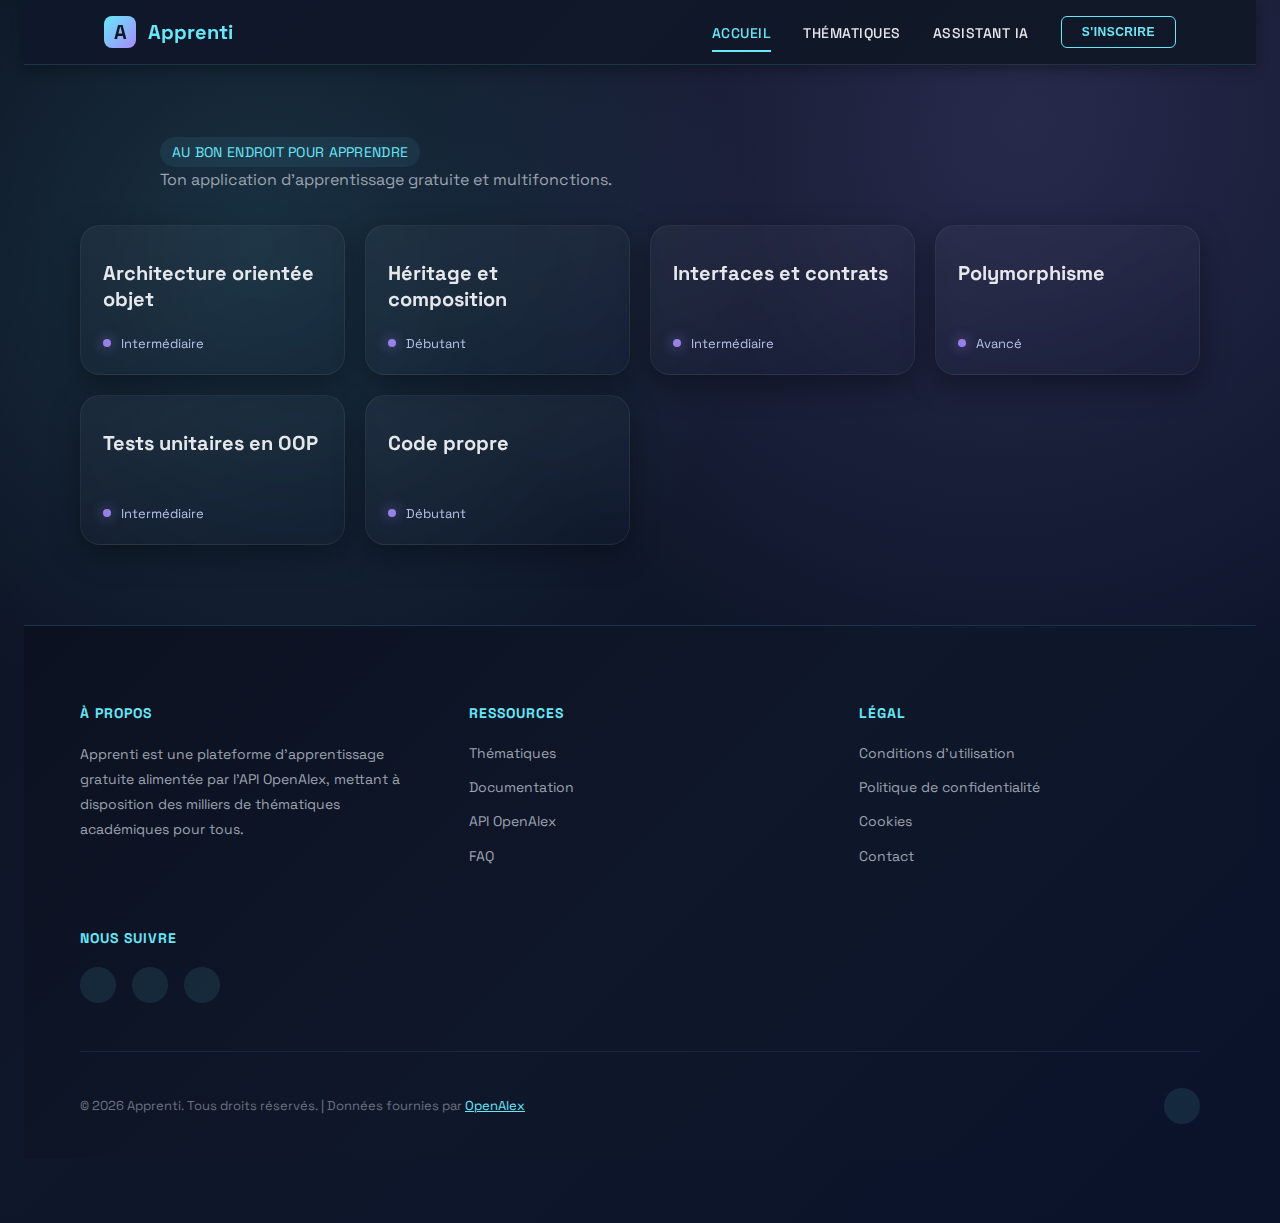
<file: frontend/pages/index.html>
<!DOCTYPE html>
<html lang="fr">
<head>
    <meta charset="UTF-8">
    <meta name="viewport" content="width=device-width, initial-scale=1.0">
    <title>Thématiques interactives</title>
    <link rel="preconnect" href="https://fonts.googleapis.com">
    <link rel="preconnect" href="https://fonts.gstatic.com" crossorigin>
    <link href="https://fonts.googleapis.com/css2?family=Space+Grotesk:wght@400;500;700&display=swap" rel="stylesheet">
    <link rel="stylesheet" href="../styles/navbar-footer.css">
    <link rel="stylesheet" href="../styles/main.css">
</head>
<body>
    <!-- Navigation Bar -->
    <nav class="navbar">
        <div class="navbar__container">
            <a href="index.html" class="navbar__logo">
                <span class="navbar__logo-icon">A</span>
                Apprenti
            </a>
            <button class="navbar__toggle">
                <span></span>
                <span></span>
                <span></span>
            </button>
            <ul class="navbar__menu">
                <li class="navbar__item">
                    <a href="index.html" class="navbar__link">Accueil</a>
                </li>
                <li class="navbar__item">
                    <a href="thematiques.html" class="navbar__link">Thématiques</a>
                </li>
                <li class="navbar__item">
                    <a href="assistantAI.html" class="navbar__link">Assistant IA</a>
                </li>
                <li class="navbar__item">
                    <button class="navbar__button">S'inscrire</button>
                </li>
            </ul>
        </div>
    </nav>

    <header class="page-header">
        <div class="page-header__meta">Au bon endroit pour apprendre</div>
        <p class="page-header__lead">Ton application d'apprentissage gratuite et multifonctions.</p>
    </header>

    <main class="layout">
        <section class="grid" id="thematique-grid" aria-live="polite"></section>
    </main>

    <!-- Footer -->
    <footer class="footer">
        <div class="footer__container">
            <div class="footer__grid">
                <div>
                    <h3 class="footer__section-title">À propos</h3>
                    <div class="footer__section-content">
                        <p>Apprenti est une plateforme d'apprentissage gratuite alimentée par l'API OpenAlex, mettant à disposition des milliers de thématiques académiques pour tous.</p>
                    </div>
                </div>
                <div>
                    <h3 class="footer__section-title">Ressources</h3>
                    <ul class="footer__section-list">
                        <li><a href="#" class="footer__link">Thématiques</a></li>
                        <li><a href="#" class="footer__link">Documentation</a></li>
                        <li><a href="#" class="footer__link">API OpenAlex</a></li>
                        <li><a href="#" class="footer__link">FAQ</a></li>
                    </ul>
                </div>
                <div>
                    <h3 class="footer__section-title">Légal</h3>
                    <ul class="footer__section-list">
                        <li><a href="#" class="footer__link">Conditions d'utilisation</a></li>
                        <li><a href="#" class="footer__link">Politique de confidentialité</a></li>
                        <li><a href="#" class="footer__link">Cookies</a></li>
                        <li><a href="#" class="footer__link">Contact</a></li>
                    </ul>
                </div>
                <div>
                    <h3 class="footer__section-title">Nous suivre</h3>
                    <div class="footer__social">
                        <a href="#" class="footer__social-link" title="Twitter"></a>
                        <a href="#" class="footer__social-link" title="GitHub"></a>
                        <a href="#" class="footer__social-link" title="LinkedIn"></a>
                    </div>
                </div>
            </div>

            <div class="footer__divider"></div>

            <div class="footer__bottom">
                <p class="footer__copyright">© 2026 Apprenti. Tous droits réservés. | Données fournies par <a href="https://openalex.org" style="color: var(--accent);">OpenAlex</a></p>
                <div class="footer__social">
                    <a href="#" class="footer__social-link"></a>
                </div>
            </div>
        </div>
    </footer>

    <script src="../scripts/navbar.js"></script>
    <script type="module" src="../scripts/app.js"></script>
</body>
</html>
</file>
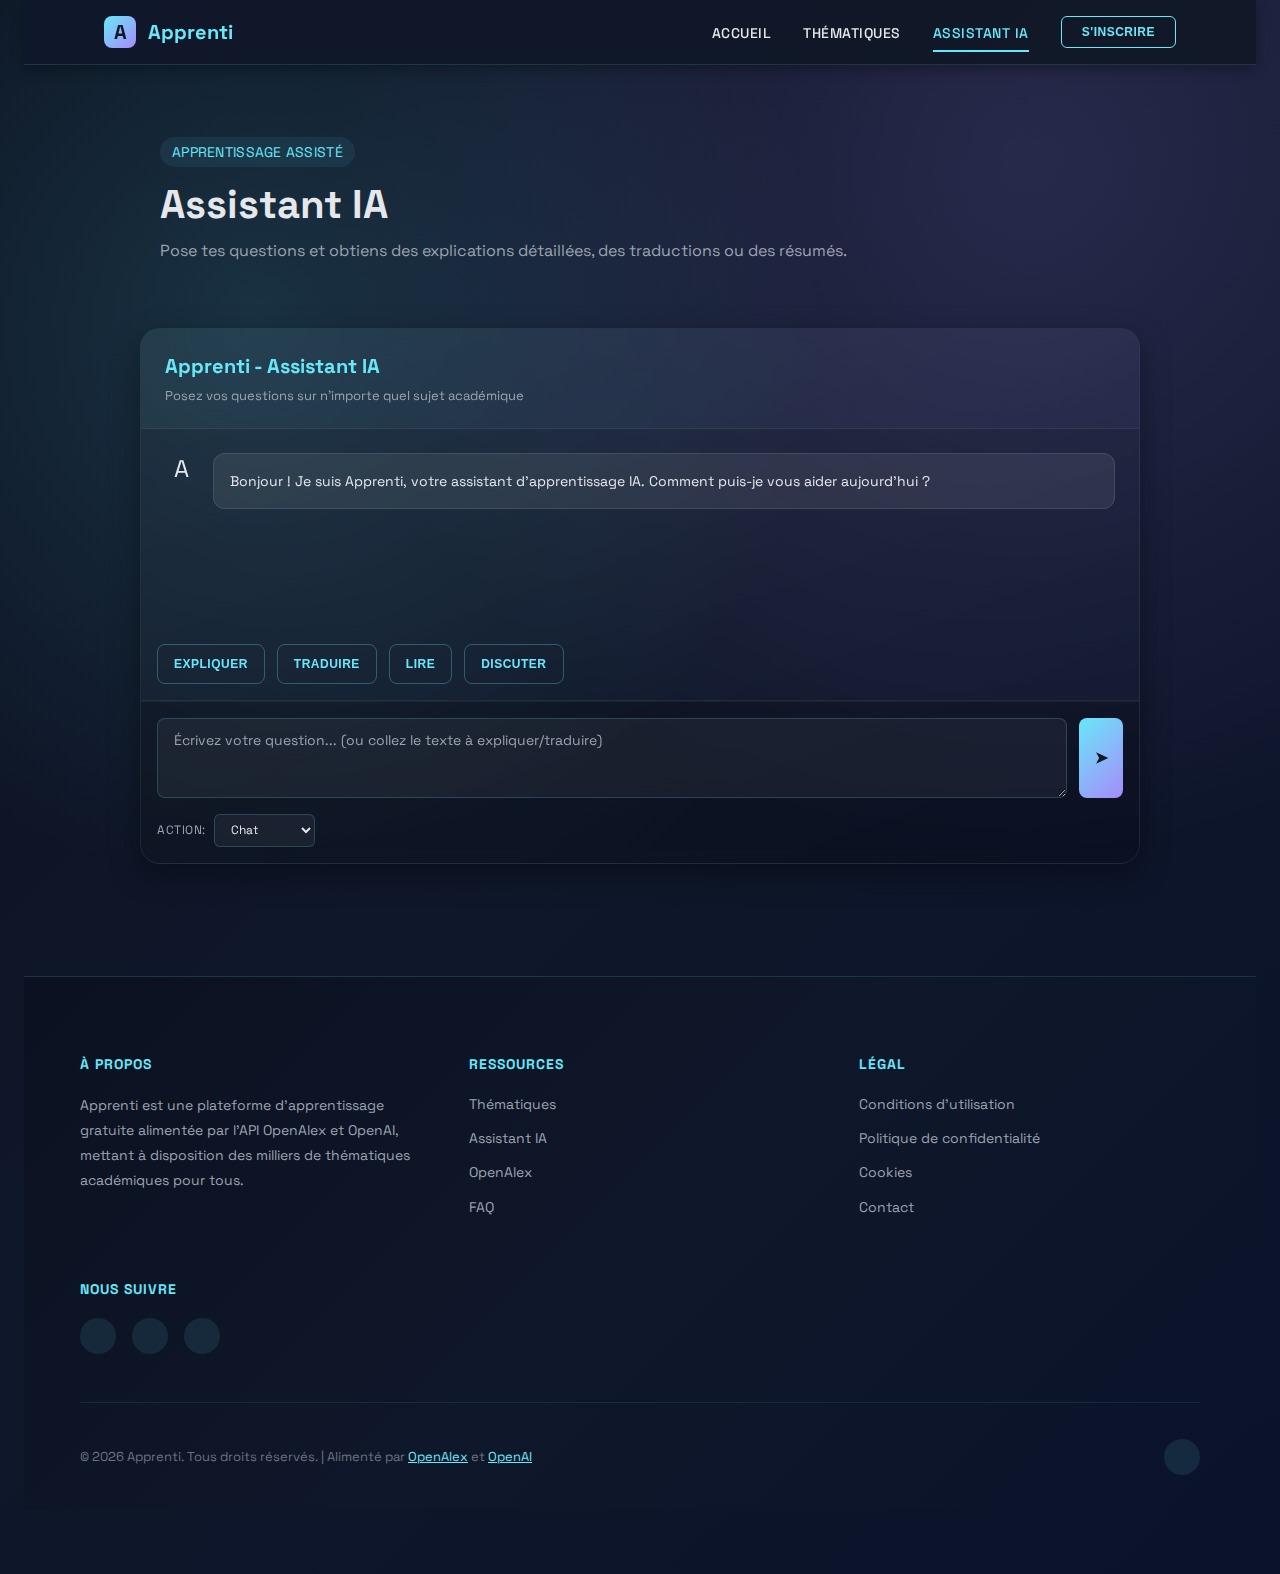
<file: frontend/pages/assistantAI.html>
<!DOCTYPE html>
<html lang="fr">
<head>
    <meta charset="UTF-8">
    <meta name="viewport" content="width=device-width, initial-scale=1.0">
    <title>Assistant IA - Apprenti</title>
    <link rel="preconnect" href="https://fonts.googleapis.com">
    <link rel="preconnect" href="https://fonts.gstatic.com" crossorigin>
    <link href="https://fonts.googleapis.com/css2?family=Space+Grotesk:wght@400;500;700&display=swap" rel="stylesheet">
    <link rel="stylesheet" href="../styles/navbar-footer.css">
    <link rel="stylesheet" href="../styles/main.css">
    <link rel="stylesheet" href="../styles/assistant.css">
</head>
<body>
    <!-- Navigation Bar -->
    <nav class="navbar">
        <div class="navbar__container">
            <a href="index.html" class="navbar__logo">
                <span class="navbar__logo-icon">A</span>
                Apprenti
            </a>
            <button class="navbar__toggle">
                <span></span>
                <span></span>
                <span></span>
            </button>
            <ul class="navbar__menu">
                <li class="navbar__item">
                    <a href="index.html" class="navbar__link">Accueil</a>
                </li>
                <li class="navbar__item">
                    <a href="thematiques.html" class="navbar__link">Thématiques</a>
                </li>
                <li class="navbar__item">
                    <a href="assistantAI.html" class="navbar__link">Assistant IA</a>
                </li>
                <li class="navbar__item">
                    <button class="navbar__button">S'inscrire</button>
                </li>
            </ul>
        </div>
    </nav>

    <header class="page-header">
        <div class="page-header__meta">Apprentissage assisté</div>
        <h1 class="page-header__title">Assistant IA</h1>
        <p class="page-header__lead">Pose tes questions et obtiens des explications détaillées, des traductions ou des résumés.</p>
    </header>

    <main class="layout assistant-container">
        <div class="assistant-wrapper">
            <!-- Contexte thématique -->
            <aside class="assistant-context" id="context-panel" style="display: none;">
                <div class="context-header">
                    <h3>Contexte actuel</h3>
                    <button class="context-close" id="close-context">✕</button>
                </div>
                <div class="context-content" id="context-content"></div>
            </aside>

            <!-- Zone de chat -->
            <section class="assistant-chat">
                <div class="chat-header">
                    <h2>Apprenti - Assistant IA</h2>
                    <p class="chat-subtitle">Posez vos questions sur n'importe quel sujet académique</p>
                </div>

                <!-- Messages -->
                <div class="chat-messages" id="chat-messages">
                    <div class="message message--ai">
                        <div class="message__avatar">A</div>
                        <div class="message__content">
                            <p>Bonjour ! Je suis Apprenti, votre assistant d'apprentissage IA. Comment puis-je vous aider aujourd'hui ?</p>
                        </div>
                    </div>
                </div>

                <!-- Actions rapides -->
                <div class="quick-actions">
                    <button class="quick-action" data-action="explain">
                        <span class="action-label">Expliquer</span>
                    </button>
                    <button class="quick-action" data-action="translate">
                        <span class="action-label">Traduire</span>
                    </button>
                    <button class="quick-action" data-action="tts">
                        <span class="action-label">Lire</span>
                    </button>
                    <button class="quick-action" data-action="chat">
                        <span class="action-label">Discuter</span>
                    </button>
                </div>

                <!-- Zone de saisie -->
                <div class="chat-input-section">
                    <div class="input-wrapper">
                        <textarea 
                            id="user-input" 
                            class="chat-input" 
                            placeholder="Écrivez votre question... (ou collez le texte à expliquer/traduire)"
                            rows="3"
                        ></textarea>
                        <button id="send-btn" class="send-button" title="Envoyer (Ctrl+Entrée)">
                            <span>➤</span>
                        </button>
                    </div>

                    <!-- Options supplémentaires -->
                    <div class="chat-options">
                        <div class="option-group">
                            <label for="action-select">Action:</label>
                            <select id="action-select" class="option-select">
                                <option value="chat"> Chat</option>
                                <option value="explain"> Expliquer</option>
                                <option value="translate"> Traduire</option>
                                <option value="tts"> Lire</option>
                            </select>
                        </div>

                        <div class="option-group" id="language-group" style="display: none;">
                            <label for="language-select">Langue:</label>
                            <select id="language-select" class="option-select">
                                <option value="fr">🇫🇷 Français</option>
                                <option value="en">🇬🇧 Anglais</option>
                                <option value="es">🇪🇸 Espagnol</option>
                                <option value="de">🇩🇪 Allemand</option>
                            </select>
                        </div>
                    </div>
                </div>

                <!-- Indicateur de chargement -->
                <div class="loading-indicator" id="loading" style="display: none;">
                    <div class="spinner"></div>
                    <p>Réflexion...</p>
                </div>
            </section>
        </div>
    </main>

    <!-- Footer -->
    <footer class="footer">
        <div class="footer__container">
            <div class="footer__grid">
                <div>
                    <h3 class="footer__section-title">À propos</h3>
                    <div class="footer__section-content">
                        <p>Apprenti est une plateforme d'apprentissage gratuite alimentée par l'API OpenAlex et OpenAI, mettant à disposition des milliers de thématiques académiques pour tous.</p>
                    </div>
                </div>
                <div>
                    <h3 class="footer__section-title">Ressources</h3>
                    <ul class="footer__section-list">
                        <li><a href="thematiques.html" class="footer__link">Thématiques</a></li>
                        <li><a href="assistantAI.html" class="footer__link">Assistant IA</a></li>
                        <li><a href="https://openalex.org" class="footer__link">OpenAlex</a></li>
                        <li><a href="#" class="footer__link">FAQ</a></li>
                    </ul>
                </div>
                <div>
                    <h3 class="footer__section-title">Légal</h3>
                    <ul class="footer__section-list">
                        <li><a href="#" class="footer__link">Conditions d'utilisation</a></li>
                        <li><a href="#" class="footer__link">Politique de confidentialité</a></li>
                        <li><a href="#" class="footer__link">Cookies</a></li>
                        <li><a href="#" class="footer__link">Contact</a></li>
                    </ul>
                </div>
                <div>
                    <h3 class="footer__section-title">Nous suivre</h3>
                    <div class="footer__social">
                        <a href="#" class="footer__social-link" title="Twitter"></a>
                        <a href="#" class="footer__social-link" title="GitHub"></a>
                        <a href="#" class="footer__social-link" title="LinkedIn"></a>
                    </div>
                </div>
            </div>

            <div class="footer__divider"></div>

            <div class="footer__bottom">
                <p class="footer__copyright">© 2026 Apprenti. Tous droits réservés. | Alimenté par <a href="https://openalex.org" style="color: var(--accent);">OpenAlex</a> et <a href="https://openai.com" style="color: var(--accent);">OpenAI</a></p>
                <div class="footer__social">
                    <a href="#" class="footer__social-link"></a>
                </div>
            </div>
        </div>
    </footer>

    <script src="../scripts/navbar.js"></script>
    <script src="../scripts/assistantAI.js"></script>
</body>
</html>
</file>
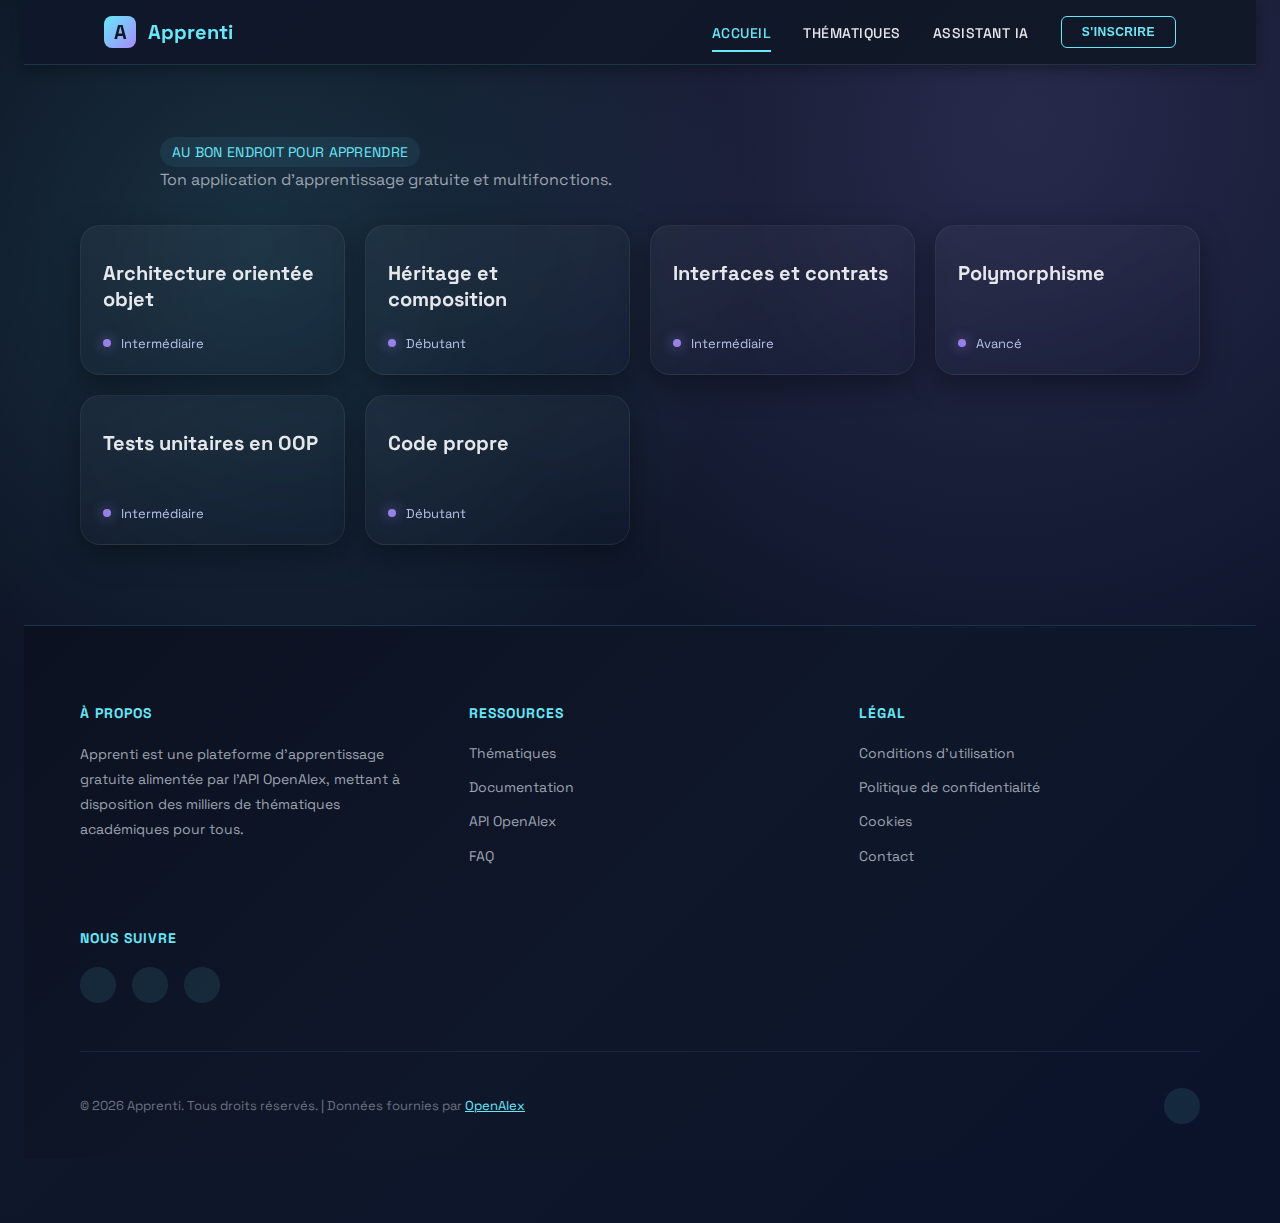
<file: frontend/pages/detail.html>
<!DOCTYPE html>
<html lang="fr">
<head>
    <meta charset="UTF-8">
    <meta name="viewport" content="width=device-width, initial-scale=1.0">
    <title>Détail de la thématique</title>
    <link rel="preconnect" href="https://fonts.googleapis.com">
    <link rel="preconnect" href="https://fonts.gstatic.com" crossorigin>
    <link href="https://fonts.googleapis.com/css2?family=Space+Grotesk:wght@400;500;700&display=swap" rel="stylesheet">
    <link rel="stylesheet" href="../styles/navbar-footer.css">
    <link rel="stylesheet" href="../styles/main.css">
    <link rel="stylesheet" href="../styles/detail.css">
</head>
<body>
    <!-- Navigation Bar -->
    <nav class="navbar">
        <div class="navbar__container">
            <a href="index.html" class="navbar__logo">
                <span class="navbar__logo-icon">A</span>
                Apprenti
            </a>
            <button class="navbar__toggle">
                <span></span>
                <span></span>
                <span></span>
            </button>
            <ul class="navbar__menu">
                <li class="navbar__item">
                    <a href="index.html" class="navbar__link">Accueil</a>
                </li>
                <li class="navbar__item">
                    <a href="thematiques.html" class="navbar__link">Thématiques</a>
                </li>
                <li class="navbar__item">
                    <a href="assistantAI.html" class="navbar__link">Assistant IA</a>
                </li>
                <li class="navbar__item">
                    <button class="navbar__button">S'inscrire</button>
                </li>
            </ul>
        </div>
    </nav>

    <header class="page-header page-header--detail">
        <nav class="breadcrumb">
            <a href="index.html" class="breadcrumb__link">← Retour aux thématiques</a>
        </nav>
        <h1 class="page-header__title" id="detail-title">Chargement...</h1>
        <p class="page-header__lead" id="detail-niveau"></p>
    </header>

    <main class="layout detail-container">
        <article class="detail-card">
            <div class="detail-card__header">
                <div class="detail-meta">
                    <span class="detail-meta__badge" id="detail-domaine">Général</span>
                    <span class="detail-meta__niveau" id="detail-niveau-badge">Intermédiaire</span>
                </div>
            </div>

            <div class="detail-card__content">
                <section class="detail-section">
                    <h2 class="detail-section__title">Description</h2>
                    <p class="detail-section__text" id="detail-description">
                        Aucune description disponible.
                    </p>
                </section>

                <section class="detail-section" id="keywords-section" style="display: none;">
                    <h2 class="detail-section__title">Mots-clés</h2>
                    <div class="keywords-list" id="detail-keywords"></div>
                </section>

                <section class="detail-section" id="id-section">
                    <h2 class="detail-section__title">Référence</h2>
                    <p class="detail-section__text detail-section__id" id="detail-id">
                        ID non disponible
                    </p>
                </section>
            </div>

            <div class="detail-card__footer">
                <button id="ia-agent-btn" class="btn btn--primary">Demander à l'agent IA</button>
            </div>
        </article>
    </main>

    <!-- Footer -->
    <footer class="footer">
        <div class="footer__container">
            <div class="footer__grid">
                <div>
                    <h3 class="footer__section-title">À propos</h3>
                    <div class="footer__section-content">
                        <p>Apprenti est une plateforme d'apprentissage gratuite alimentée par l'API OpenAlex, mettant à disposition des milliers de thématiques académiques pour tous.</p>
                    </div>
                </div>
                <div>
                    <h3 class="footer__section-title">Ressources</h3>
                    <ul class="footer__section-list">
                        <li><a href="#" class="footer__link">Thématiques</a></li>
                        <li><a href="#" class="footer__link">Documentation</a></li>
                        <li><a href="#" class="footer__link">API OpenAlex</a></li>
                        <li><a href="#" class="footer__link">FAQ</a></li>
                    </ul>
                </div>
                <div>
                    <h3 class="footer__section-title">Légal</h3>
                    <ul class="footer__section-list">
                        <li><a href="#" class="footer__link">Conditions d'utilisation</a></li>
                        <li><a href="#" class="footer__link">Politique de confidentialité</a></li>
                        <li><a href="#" class="footer__link">Cookies</a></li>
                        <li><a href="#" class="footer__link">Contact</a></li>
                    </ul>
                </div>
                <div>
                    <h3 class="footer__section-title">Nous suivre</h3>
                    <div class="footer__social">
                        <a href="#" class="footer__social-link" title="Twitter"></a>
                        <a href="#" class="footer__social-link" title="GitHub"></a>
                        <a href="#" class="footer__social-link" title="LinkedIn"></a>
                    </div>
                </div>
            </div>

            <div class="footer__divider"></div>

            <div class="footer__bottom">
                <p class="footer__copyright">© 2026 Apprenti. Tous droits réservés. | Données fournies par <a href="https://openalex.org" style="color: var(--accent);">OpenAlex</a></p>
                <div class="footer__social">
                    <a href="#" class="footer__social-link"></a>
                </div>
            </div>
        </div>
    </footer>

    <script src="../scripts/navbar.js"></script>
    <script src="../scripts/detail.js"></script>
</body>
</html>
</file>
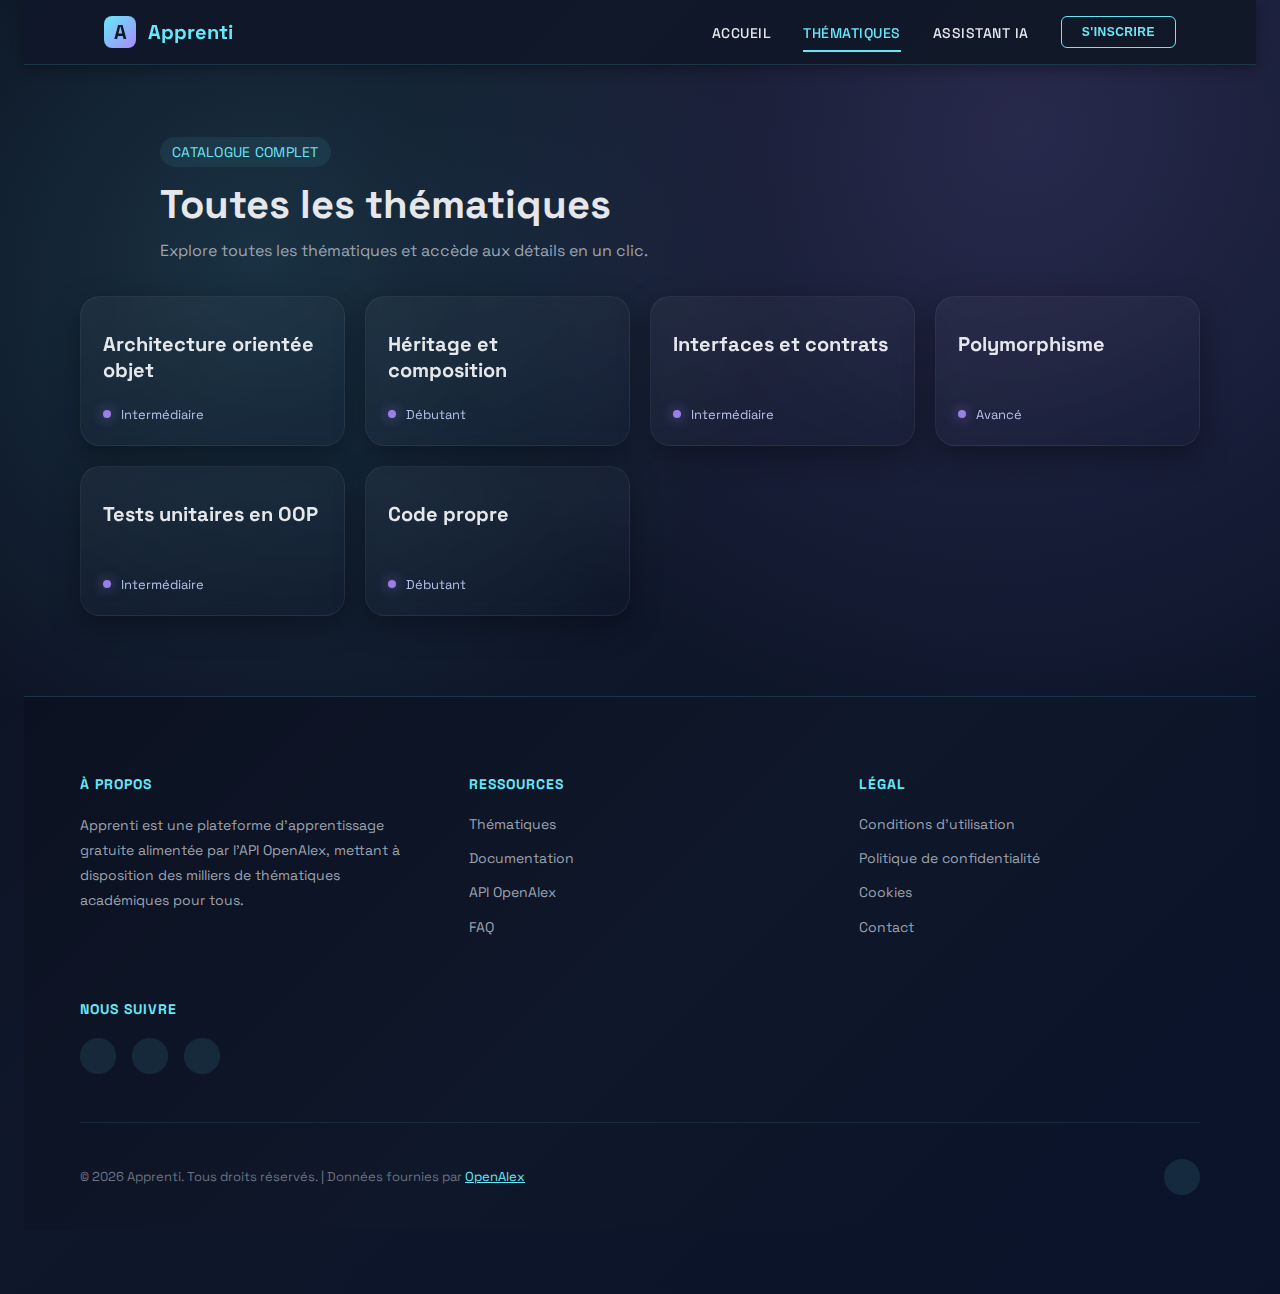
<file: frontend/pages/thematiques.html>
<!DOCTYPE html>
<html lang="fr">
<head>
    <meta charset="UTF-8">
    <meta name="viewport" content="width=device-width, initial-scale=1.0">
    <title>Toutes les thématiques</title>
    <link rel="preconnect" href="https://fonts.googleapis.com">
    <link rel="preconnect" href="https://fonts.gstatic.com" crossorigin>
    <link href="https://fonts.googleapis.com/css2?family=Space+Grotesk:wght@400;500;700&display=swap" rel="stylesheet">
    <link rel="stylesheet" href="../styles/navbar-footer.css">
    <link rel="stylesheet" href="../styles/main.css">
</head>
<body>
    <!-- Navigation Bar -->
    <nav class="navbar">
        <div class="navbar__container">
            <a href="index.html" class="navbar__logo">
                <span class="navbar__logo-icon">A</span>
                Apprenti
            </a>
            <button class="navbar__toggle">
                <span></span>
                <span></span>
                <span></span>
            </button>
            <ul class="navbar__menu">
                <li class="navbar__item">
                    <a href="index.html" class="navbar__link">Accueil</a>
                </li>
                <li class="navbar__item">
                    <a href="thematiques.html" class="navbar__link">Thématiques</a>
                </li>
                <li class="navbar__item">
                    <a href="assistantAI.html" class="navbar__link">Assistant IA</a>
                </li>
                <li class="navbar__item">
                    <button class="navbar__button">S'inscrire</button>
                </li>
            </ul>
        </div>
    </nav>

    <header class="page-header">
        <div class="page-header__meta">Catalogue complet</div>
        <h1 class="page-header__title">Toutes les thématiques</h1>
        <p class="page-header__lead">Explore toutes les thématiques et accède aux détails en un clic.</p>
    </header>

    <main class="layout">
        <section class="grid" id="thematique-grid" aria-live="polite"></section>
    </main>

    <!-- Footer -->
    <footer class="footer">
        <div class="footer__container">
            <div class="footer__grid">
                <div>
                    <h3 class="footer__section-title">À propos</h3>
                    <div class="footer__section-content">
                        <p>Apprenti est une plateforme d'apprentissage gratuite alimentée par l'API OpenAlex, mettant à disposition des milliers de thématiques académiques pour tous.</p>
                    </div>
                </div>
                <div>
                    <h3 class="footer__section-title">Ressources</h3>
                    <ul class="footer__section-list">
                        <li><a href="thematiques.html" class="footer__link">Thématiques</a></li>
                        <li><a href="#" class="footer__link">Documentation</a></li>
                        <li><a href="https://openalex.org" class="footer__link">API OpenAlex</a></li>
                        <li><a href="#" class="footer__link">FAQ</a></li>
                    </ul>
                </div>
                <div>
                    <h3 class="footer__section-title">Légal</h3>
                    <ul class="footer__section-list">
                        <li><a href="#" class="footer__link">Conditions d'utilisation</a></li>
                        <li><a href="#" class="footer__link">Politique de confidentialité</a></li>
                        <li><a href="#" class="footer__link">Cookies</a></li>
                        <li><a href="#" class="footer__link">Contact</a></li>
                    </ul>
                </div>
                <div>
                    <h3 class="footer__section-title">Nous suivre</h3>
                    <div class="footer__social">
                        <a href="#" class="footer__social-link" title="Twitter"></a>
                        <a href="#" class="footer__social-link" title="GitHub"></a>
                        <a href="#" class="footer__social-link" title="LinkedIn"></a>
                    </div>
                </div>
            </div>

            <div class="footer__divider"></div>

            <div class="footer__bottom">
                <p class="footer__copyright">© 2026 Apprenti. Tous droits réservés. | Données fournies par <a href="https://openalex.org" style="color: var(--accent);">OpenAlex</a></p>
                <div class="footer__social">
                    <a href="#" class="footer__social-link"></a>
                </div>
            </div>
        </div>
    </footer>

    <script src="../scripts/navbar.js"></script>
    <script type="module" src="../scripts/app.js"></script>
</body>
</html>
</file>
<file: frontend/styles/navbar-footer.css>
/* Navigation Bar Styles */
.navbar {
	position: sticky;
	top: 0;
	z-index: 1000;
	background: linear-gradient(135deg, #0f172a 0%, #111827 100%);
	border-bottom: 1px solid rgba(103, 232, 249, 0.15);
	backdrop-filter: blur(10px);
	box-shadow: 0 4px 12px rgba(0, 0, 0, 0.3);
}

.navbar__container {
	max-width: 1120px;
	margin: 0 auto;
	padding: 0 24px;
	display: flex;
	justify-content: space-between;
	align-items: center;
	height: 64px;
}

.navbar__logo {
	display: flex;
	align-items: center;
	gap: 12px;
	text-decoration: none;
	color: var(--accent);
	font-weight: 700;
	font-size: 20px;
	transition: transform 0.3s ease;
}

.navbar__logo:hover {
	transform: scale(1.05);
}

.navbar__logo-icon {
	width: 32px;
	height: 32px;
	background: linear-gradient(135deg, var(--accent), var(--accent-2));
	border-radius: 8px;
	display: flex;
	align-items: center;
	justify-content: center;
	font-weight: 700;
	color: #0f172a;
}

.navbar__menu {
	display: flex;
	align-items: center;
	gap: 32px;
	list-style: none;
	margin: 0;
	padding: 0;
}

.navbar__item {
	position: relative;
}

.navbar__link {
	color: #e5e7eb;
	text-decoration: none;
	font-weight: 500;
	font-size: 14px;
	text-transform: uppercase;
	letter-spacing: 0.5px;
	transition: color 0.3s ease;
	padding: 8px 0;
}

.navbar__link:hover {
	color: var(--accent);
}

.navbar__link--active {
	color: var(--accent);
	border-bottom: 2px solid var(--accent);
}

.navbar__button {
	padding: 8px 20px;
	border-radius: 6px;
	border: 1px solid var(--accent);
	background: transparent;
	color: var(--accent);
	font-weight: 600;
	cursor: pointer;
	transition: all 0.3s ease;
	text-transform: uppercase;
	font-size: 12px;
	letter-spacing: 0.5px;
}

.navbar__button:hover {
	background: var(--accent);
	color: #0f172a;
}

.navbar__toggle {
	display: none;
	flex-direction: column;
	gap: 6px;
	background: none;
	border: none;
	cursor: pointer;
}

.navbar__toggle span {
	width: 24px;
	height: 2px;
	background: var(--accent);
	border-radius: 1px;
	transition: all 0.3s ease;
}

/* Footer Styles */
.footer {
	background: linear-gradient(135deg, #0b1120 0%, #0f172a 50%, #0b132b 100%);
	border-top: 1px solid rgba(103, 232, 249, 0.15);
	color: #e5e7eb;
	padding: 64px 24px 32px;
	margin-top: 80px;
}

.footer__container {
	max-width: 1120px;
	margin: 0 auto;
}

.footer__grid {
	display: grid;
	grid-template-columns: repeat(auto-fit, minmax(250px, 1fr));
	gap: 48px;
	margin-bottom: 48px;
}

.footer__section-title {
	font-size: 14px;
	font-weight: 700;
	text-transform: uppercase;
	letter-spacing: 1px;
	color: var(--accent);
	margin-bottom: 20px;
}

.footer__section-list {
	list-style: none;
	margin: 0;
	padding: 0;
	display: flex;
	flex-direction: column;
	gap: 12px;
}

.footer__link {
	color: #9ca3af;
	text-decoration: none;
	font-size: 14px;
	line-height: 1.6;
	transition: color 0.3s ease;
}

.footer__link:hover {
	color: var(--accent);
}

.footer__section-content {
	color: #9ca3af;
	font-size: 14px;
	line-height: 1.8;
}

.footer__section-content p {
	margin: 0 0 12px 0;
}

.footer__divider {
	height: 1px;
	background: rgba(103, 232, 249, 0.1);
	margin: 32px 0;
}

.footer__bottom {
	display: flex;
	justify-content: space-between;
	align-items: center;
	flex-wrap: wrap;
	gap: 24px;
}

.footer__copyright {
	color: #6b7280;
	font-size: 13px;
}

.footer__social {
	display: flex;
	gap: 16px;
	align-items: center;
}

.footer__social-link {
	width: 36px;
	height: 36px;
	display: flex;
	align-items: center;
	justify-content: center;
	border-radius: 50%;
	background: rgba(103, 232, 249, 0.1);
	color: var(--accent);
	text-decoration: none;
	font-size: 16px;
	transition: all 0.3s ease;
}

.footer__social-link:hover {
	background: var(--accent);
	color: #0f172a;
	transform: translateY(-3px);
}

/* Responsive */
@media (max-width: 768px) {
	.navbar__container {
		height: 56px;
	}

	.navbar__menu {
		display: none;
		position: absolute;
		top: 100%;
		left: 0;
		right: 0;
		flex-direction: column;
		gap: 0;
		background: linear-gradient(135deg, #0f172a 0%, #111827 100%);
		padding: 16px 24px;
		border-bottom: 1px solid rgba(103, 232, 249, 0.15);
	}

	.navbar__menu.active {
		display: flex;
	}

	.navbar__toggle {
		display: flex;
	}

	.navbar__item {
		width: 100%;
	}

	.navbar__link {
		display: block;
		padding: 12px 0;
		border-bottom: 1px solid rgba(103, 232, 249, 0.1);
	}

	.navbar__button {
		width: 100%;
		margin-top: 12px;
	}

	.footer__grid {
		grid-template-columns: 1fr;
		gap: 32px;
	}

	.footer__bottom {
		flex-direction: column;
		text-align: center;
	}

	.footer__social {
		justify-content: center;
	}
}

@media (max-width: 480px) {
	body {
		padding: 0;
	}

	.navbar__container {
		padding: 0 16px;
	}

	.navbar__logo {
		font-size: 16px;
	}

	.navbar__logo-icon {
		width: 28px;
		height: 28px;
		font-size: 14px;
	}

	.page-header {
		margin: 32px 16px;
	}

	.footer {
		padding: 48px 16px 24px;
		margin-top: 48px;
	}

	.footer__grid {
		gap: 24px;
	}
}
</file>
<file: frontend/styles/main.css>
* {
	box-sizing: border-box;
}

:root {
	--bg: #0f172a;
	--panel: #111827;
	--muted: #9ca3af;
	--accent: #67e8f9;
	--accent-2: #a78bfa;
	--glow: 0 20px 60px rgba(103, 232, 249, 0.2);
	--radius: 20px;
	color-scheme: dark;
}

body {
	margin: 0;
	min-height: 100vh;
	font-family: 'Space Grotesk', 'Segoe UI', sans-serif;
	background: radial-gradient(circle at 20% 20%, rgba(103, 232, 249, 0.14), transparent 35%),
				radial-gradient(circle at 80% 10%, rgba(167, 139, 250, 0.16), transparent 40%),
				linear-gradient(135deg, #0b1120 0%, #0f172a 45%, #0b132b 100%);
	color: #e5e7eb;
	padding: 0 24px 64px;
}

.page-header {
	max-width: 960px;
	margin: 48px auto 32px;
	padding-top: 24px;
}

.page-header__meta {
	display: inline-flex;
	align-items: center;
	gap: 8px;
	padding: 6px 12px;
	border-radius: 999px;
	background: rgba(103, 232, 249, 0.08);
	color: var(--accent);
	letter-spacing: 0.02em;
	font-size: 14px;
	text-transform: uppercase;
}

.page-header__title {
	margin: 12px 0 8px;
	font-size: 40px;
	font-weight: 700;
}

.page-header__lead {
	margin: 0;
	color: var(--muted);
	max-width: 720px;
	line-height: 1.6;
}

.layout {
	max-width: 1120px;
	margin: 0 auto;
}

.grid {
	display: grid;
	grid-template-columns: repeat(auto-fit, minmax(260px, 1fr));
	gap: 20px;
}

.card {
	position: relative;
	overflow: hidden;
	padding: 22px;
	border-radius: var(--radius);
	background: linear-gradient(160deg, rgba(255, 255, 255, 0.04), rgba(255, 255, 255, 0));
	border: 1px solid rgba(255, 255, 255, 0.06);
	backdrop-filter: blur(6px);
	box-shadow: 0 10px 30px rgba(0, 0, 0, 0.35);
	transition: transform 240ms ease, box-shadow 240ms ease, border-color 240ms ease;
	cursor: pointer;
	isolation: isolate;
	display: flex;
	flex-direction: column;
	min-height: 150px;
}

.card::before {
	content: '';
	position: absolute;
	inset: -40% -40% auto auto;
	width: 220px;
	height: 220px;
	background: radial-gradient(circle, rgba(103, 232, 249, 0.25), transparent 55%);
	opacity: 0;
	transition: opacity 240ms ease;
	z-index: 0;
}

.card:hover {
	transform: translateY(-6px) scale(1.01);
	box-shadow: var(--glow);
	border-color: rgba(103, 232, 249, 0.35);
}

.card:hover::before {
	opacity: 1;
}

.card__badge {
	display: inline-flex;
	align-items: center;
	gap: 8px;
	padding: 6px 10px;
	border-radius: 999px;
	font-size: 12px;
	color: #0f172a;
	background: linear-gradient(120deg, var(--accent), var(--accent-2));
	font-weight: 700;
	letter-spacing: 0.01em;
	z-index: 1;
}

.card__title {
	margin: 12px 0 6px;
	font-size: 20px;
	font-weight: 700;
	z-index: 1;
	position: relative;
}

.card__desc {
	margin: 0;
	color: var(--muted);
	line-height: 1.6;
	z-index: 1;
	position: relative;
}

.card__meta {
	margin-top: auto;
	padding-top: 14px;
	display: flex;
	align-items: center;
	gap: 10px;
	color: #c7d2fe;
	font-size: 13px;
	opacity: 0.9;
	z-index: 1;
	position: relative;
}

.card__meta-dot {
	width: 8px;
	height: 8px;
	border-radius: 50%;
	background: var(--accent-2);
	box-shadow: 0 0 14px rgba(167, 139, 250, 0.8);
}

@media (max-width: 640px) {
	body {
		padding: 32px 16px 48px;
	}

	.page-header__title {
		font-size: 32px;
	}
}
</file>
<file: frontend/styles/assistant.css>
/* Styles pour l'Assistant IA */

.assistant-container {
	display: flex;
	justify-content: center;
	padding: 2rem 1rem;
	min-height: calc(100vh - 300px);
}

.assistant-wrapper {
	display: flex;
	width: 100%;
	max-width: 1000px;
	gap: 2rem;
}

/* Panneau de contexte */
.assistant-context {
	flex: 0 0 250px;
	background: linear-gradient(135deg, rgba(103, 232, 249, 0.08), rgba(167, 139, 250, 0.08));
	border: 1px solid rgba(103, 232, 249, 0.2);
	border-radius: 12px;
	padding: 1.5rem;
	height: fit-content;
	position: sticky;
	top: 100px;
}

.context-header {
	display: flex;
	justify-content: space-between;
	align-items: center;
	margin-bottom: 1rem;
	padding-bottom: 1rem;
	border-bottom: 1px solid rgba(103, 232, 249, 0.15);
}

.context-header h3 {
	margin: 0;
	font-size: 14px;
	text-transform: uppercase;
	letter-spacing: 1px;
	color: var(--accent);
}

.context-close {
	background: none;
	border: none;
	color: var(--accent);
	cursor: pointer;
	font-size: 16px;
	padding: 0;
	transition: color 0.2s ease;
}

.context-close:hover {
	color: var(--accent-2);
}

.context-item {
	margin-bottom: 1rem;
	padding-bottom: 1rem;
	border-bottom: 1px solid rgba(103, 232, 249, 0.1);
}

.context-item:last-child {
	margin-bottom: 0;
	padding-bottom: 0;
	border-bottom: none;
}

.context-label {
	display: block;
	font-size: 12px;
	text-transform: uppercase;
	letter-spacing: 0.5px;
	color: var(--accent);
	margin-bottom: 0.5rem;
}

.context-value {
	margin: 0;
	font-size: 13px;
	color: #9ca3af;
	line-height: 1.5;
}

/* Zone de chat */
.assistant-chat {
	flex: 1;
	display: flex;
	flex-direction: column;
	background: linear-gradient(160deg, rgba(255, 255, 255, 0.04), rgba(255, 255, 255, 0));
	border: 1px solid rgba(255, 255, 255, 0.06);
	border-radius: 20px;
	backdrop-filter: blur(6px);
	box-shadow: 0 10px 30px rgba(0, 0, 0, 0.35);
	overflow: hidden;
}

.chat-header {
	padding: 1.5rem;
	border-bottom: 1px solid rgba(255, 255, 255, 0.06);
	background: linear-gradient(135deg, rgba(103, 232, 249, 0.05), rgba(167, 139, 250, 0.05));
}

.chat-header h2 {
	margin: 0 0 0.5rem 0;
	font-size: 20px;
	color: var(--accent);
}

.chat-subtitle {
	margin: 0;
	font-size: 13px;
	color: var(--muted);
}

/* Messages */
.chat-messages {
	flex: 1;
	overflow-y: auto;
	padding: 1.5rem;
	display: flex;
	flex-direction: column;
	gap: 1rem;
}

.message {
	display: flex;
	gap: 1rem;
	animation: messageSlide 0.3s ease-out;
}

@keyframes messageSlide {
	from {
		opacity: 0;
		transform: translateY(10px);
	}
	to {
		opacity: 1;
		transform: translateY(0);
	}
}

.message__avatar {
	flex-shrink: 0;
	font-size: 24px;
	width: 32px;
	height: 32px;
	display: flex;
	align-items: center;
	justify-content: center;
}

.message__content {
	flex: 1;
	background: rgba(255, 255, 255, 0.08);
	border: 1px solid rgba(255, 255, 255, 0.1);
	border-radius: 12px;
	padding: 1rem;
	word-wrap: break-word;
}

.message__content p {
	margin: 0;
	font-size: 14px;
	line-height: 1.6;
	color: #e5e7eb;
	white-space: pre-wrap;
}

.message--user .message__content {
	background: rgba(103, 232, 249, 0.15);
	border-color: rgba(103, 232, 249, 0.3);
}

.message--user .message__content p {
	color: var(--accent);
}

.message--error .message__content {
	background: rgba(239, 68, 68, 0.15);
	border-color: rgba(239, 68, 68, 0.3);
}

.message--error .message__content p {
	color: #fca5a5;
}

/* Actions rapides */
.quick-actions {
	display: flex;
	gap: 0.75rem;
	padding: 1rem;
	border-bottom: 1px solid rgba(255, 255, 255, 0.06);
	flex-wrap: wrap;
}

.quick-action {
	display: flex;
	flex-direction: column;
	align-items: center;
	gap: 0.4rem;
	padding: 0.75rem 1rem;
	background: transparent;
	border: 1px solid rgba(103, 232, 249, 0.3);
	border-radius: 8px;
	color: var(--accent);
	cursor: pointer;
	font-size: 12px;
	font-weight: 600;
	text-transform: uppercase;
	letter-spacing: 0.5px;
	transition: all 0.2s ease;
}

.quick-action:hover {
	background: rgba(103, 232, 249, 0.1);
	border-color: rgba(103, 232, 249, 0.6);
	transform: translateY(-2px);
}

.action-icon {
	font-size: 18px;
}

.action-label {
	display: block;
}

/* Zone de saisie */
.chat-input-section {
	padding: 1rem;
	border-top: 1px solid rgba(255, 255, 255, 0.06);
	background: rgba(0, 0, 0, 0.2);
}

.input-wrapper {
	display: flex;
	gap: 0.75rem;
	margin-bottom: 1rem;
}

.chat-input {
	flex: 1;
	padding: 0.75rem 1rem;
	background: rgba(255, 255, 255, 0.05);
	border: 1px solid rgba(103, 232, 249, 0.2);
	border-radius: 8px;
	color: #e5e7eb;
	font-family: 'Space Grotesk', sans-serif;
	font-size: 14px;
	resize: vertical;
	min-height: 80px;
	transition: border-color 0.2s ease;
}

.chat-input:focus {
	outline: none;
	border-color: var(--accent);
	background: rgba(103, 232, 249, 0.05);
}

.chat-input::placeholder {
	color: var(--muted);
}

.send-button {
	flex-shrink: 0;
	width: 44px;
	height: 80px;
	background: linear-gradient(135deg, var(--accent), var(--accent-2));
	border: none;
	border-radius: 8px;
	color: #0f172a;
	font-weight: 700;
	font-size: 16px;
	cursor: pointer;
	transition: all 0.2s ease;
	display: flex;
	align-items: center;
	justify-content: center;
}

.send-button:hover:not(:disabled) {
	transform: scale(1.05);
	box-shadow: 0 0 20px rgba(103, 232, 249, 0.4);
}

.send-button:disabled {
	opacity: 0.5;
	cursor: not-allowed;
}

/* Options de chat */
.chat-options {
	display: flex;
	gap: 1rem;
	flex-wrap: wrap;
}

.option-group {
	display: flex;
	align-items: center;
	gap: 0.5rem;
}

.option-group label {
	font-size: 12px;
	text-transform: uppercase;
	letter-spacing: 0.5px;
	color: var(--muted);
	white-space: nowrap;
}

.option-select {
	padding: 0.4rem 0.75rem;
	background: rgba(255, 255, 255, 0.05);
	border: 1px solid rgba(103, 232, 249, 0.2);
	border-radius: 6px;
	color: #e5e7eb;
	font-family: 'Space Grotesk', sans-serif;
	font-size: 12px;
	cursor: pointer;
	transition: border-color 0.2s ease;
}

.option-select:focus {
	outline: none;
	border-color: var(--accent);
}

.option-select option {
	background: #0f172a;
	color: #e5e7eb;
}

/* Indicateur de chargement */
.loading-indicator {
	display: flex;
	align-items: center;
	justify-content: center;
	gap: 1rem;
	padding: 2rem;
	color: var(--accent);
}

.spinner {
	width: 20px;
	height: 20px;
	border: 2px solid rgba(103, 232, 249, 0.2);
	border-top-color: var(--accent);
	border-radius: 50%;
	animation: spin 0.6s linear infinite;
}

@keyframes spin {
	to {
		transform: rotate(360deg);
	}
}

/* Responsive */
@media (max-width: 1024px) {
	.assistant-wrapper {
		flex-direction: column;
	}

	.assistant-context {
		flex: unset;
		position: static;
		width: 100%;
	}
}

@media (max-width: 768px) {
	.assistant-container {
		padding: 1rem;
	}

	.assistant-chat {
		border-radius: 12px;
	}

	.quick-actions {
		gap: 0.5rem;
	}

	.quick-action {
		padding: 0.5rem 0.75rem;
		font-size: 11px;
	}

	.action-icon {
		font-size: 16px;
	}

	.input-wrapper {
		flex-direction: column;
	}

	.send-button {
		width: 100%;
		height: 44px;
	}

	.chat-messages {
		padding: 1rem;
		gap: 0.75rem;
	}

	.message__content {
		padding: 0.75rem;
	}

	.message__content p {
		font-size: 13px;
	}
}

@media (max-width: 480px) {
	.chat-header {
		padding: 1rem;
	}

	.chat-header h2 {
		font-size: 16px;
	}

	.chat-subtitle {
		font-size: 12px;
	}

	.chat-options {
		flex-direction: column;
		gap: 0.75rem;
	}

	.option-group {
		width: 100%;
	}

	.option-select {
		width: 100%;
	}

	.quick-action {
		flex: 1;
		min-width: calc(50% - 0.375rem);
	}
}

/* Contrôles audio TTS */
.message.audio-controls {
	padding: 1rem;
	background: linear-gradient(135deg, rgba(103, 232, 249, 0.1), rgba(167, 139, 250, 0.1));
	border-left: 3px solid var(--accent);
}

.audio-content {
	display: flex;
	align-items: center;
	gap: 1rem;
}

.audio-player {
	display: flex;
	align-items: center;
	gap: 0.75rem;
	width: 100%;
}

.audio-play-btn {
	display: inline-flex;
	align-items: center;
	gap: 0.5rem;
	padding: 0.75rem 1rem;
	background: linear-gradient(135deg, var(--accent), var(--accent-2));
	color: white;
	border: none;
	border-radius: 8px;
	cursor: pointer;
	font-size: 14px;
	font-weight: 600;
	transition: all 0.3s ease;
	white-space: nowrap;
	flex-shrink: 0;
}

.audio-play-btn:hover:not(:disabled) {
	transform: translateY(-2px);
	box-shadow: 0 5px 15px rgba(103, 232, 249, 0.3);
}

.audio-play-btn:disabled {
	opacity: 0.6;
	cursor: not-allowed;
}

.audio-status {
	font-size: 12px;
	color: var(--accent);
	font-weight: 500;
	animation: pulse 1.5s ease-in-out infinite;
}

@keyframes pulse {
	0%, 100% {
		opacity: 1;
	}
	50% {
		opacity: 0.6;
	}
}
</file>
<file: frontend/styles/detail.css>
/* Styles pour la page de détail des thématiques */

.page-header--detail {
	padding-top: 3rem;
	padding-bottom: 2rem;
}

.breadcrumb {
	margin-bottom: 2rem;
}

.breadcrumb__link {
	display: inline-flex;
	align-items: center;
	gap: 0.5rem;
	color: #0066cc;
	text-decoration: none;
	font-weight: 500;
	font-size: 0.95rem;
	transition: all 0.2s ease;
}

.breadcrumb__link:hover {
	color: #0052a3;
	gap: 0.75rem;
}

.breadcrumb__link:focus {
	outline: 2px solid #0066cc;
	outline-offset: 2px;
	border-radius: 2px;
}

.detail-container {
	display: flex;
	justify-content: center;
	padding: 2rem 1rem;
}

.detail-card {
	background: linear-gradient(135deg, #ffffff 0%, #f8f9fa 100%);
	border: 1px solid #e8eaed;
	border-radius: 12px;
	box-shadow: 0 4px 6px rgba(0, 0, 0, 0.07);
	max-width: 700px;
	width: 100%;
	overflow: hidden;
	animation: slideIn 0.3s ease-out;
}

@keyframes slideIn {
	from {
		opacity: 0;
		transform: translateY(20px);
	}
	to {
		opacity: 1;
		transform: translateY(0);
	}
}

.detail-card__header {
	padding: 2rem;
	border-bottom: 1px solid #e8eaed;
	background: linear-gradient(135deg, #f0f4ff 0%, #f8f9fa 100%);
}

.detail-meta {
	display: flex;
	align-items: center;
	gap: 1rem;
	flex-wrap: nowrap;
	overflow-x: auto;
}

.detail-meta__badge {
	display: inline-block;
	padding: 0.4rem 1rem;
	background-color: #e3f2fd;
	color: #1565c0;
	border-radius: 20px;
	font-size: 0.875rem;
	font-weight: 600;
	letter-spacing: 0.5px;
	white-space: nowrap;
	flex-shrink: 0;
}

.detail-meta__niveau {
	display: inline-block;
	padding: 0.4rem 1rem;
	border-radius: 20px;
	font-size: 0.875rem;
	font-weight: 600;
	letter-spacing: 0.5px;
	white-space: nowrap;
	flex-shrink: 0;
}

.detail-meta__niveau--beginner {
	background-color: #e8f5e9;
	color: #2e7d32;
}

.detail-meta__niveau--intermediate {
	background-color: #fff3e0;
	color: #e65100;
}

.detail-meta__niveau--advanced {
	background-color: #fce4ec;
	color: #c2185b;
}

.detail-card__content {
	padding: 2.5rem 2rem;
}

.detail-section {
	margin-bottom: 2.5rem;
}

.detail-section:last-child {
	margin-bottom: 0;
}

.detail-section__title {
	font-size: 1.1rem;
	font-weight: 700;
	margin-bottom: 1rem;
	color: #1a1a1a;
	text-transform: uppercase;
	letter-spacing: 1px;
	font-size: 0.95rem;
}

.detail-section__text {
	font-size: 1rem;
	line-height: 1.6;
	color: #424242;
	margin: 0;
}

.detail-section__id {
	font-family: 'Courier New', monospace;
	font-size: 0.9rem;
	padding: 1rem;
	background-color: #f5f5f5;
	border-radius: 6px;
	word-break: break-all;
	border-left: 3px solid #0066cc;
}

.keywords-list {
	display: flex;
	flex-wrap: wrap;
	gap: 0.75rem;
}

.keyword-tag {
	display: inline-block;
	padding: 0.5rem 1rem;
	background-color: #f0f0f0;
	border: 1px solid #d0d0d0;
	border-radius: 20px;
	font-size: 0.875rem;
	color: #333;
	transition: all 0.2s ease;
}

.keyword-tag:hover {
	background-color: #e0e0e0;
	border-color: #0066cc;
	color: #0066cc;
}

.detail-card__footer {
	padding: 2rem;
	border-top: 1px solid #e8eaed;
	background-color: #f8f9fa;
	display: flex;
	gap: 1rem;
	justify-content: center;
}

.btn {
	padding: 0.75rem 2rem;
	border-radius: 8px;
	border: none;
	font-size: 1rem;
	font-weight: 600;
	cursor: pointer;
	text-decoration: none;
	display: inline-flex;
	align-items: center;
	justify-content: center;
	transition: all 0.2s ease;
	text-transform: uppercase;
	letter-spacing: 0.5px;
	font-size: 0.9rem;
}

.btn--primary {
	background-color: #0066cc;
	color: #ffffff;
}

.btn--primary:hover {
	background-color: #0052a3;
	box-shadow: 0 4px 12px rgba(0, 102, 204, 0.3);
	transform: translateY(-2px);
}

.btn--primary:active {
	transform: translateY(0);
}

.btn--primary:focus {
	outline: 2px solid #0066cc;
	outline-offset: 2px;
}

/* Responsive */
@media (max-width: 768px) {
	.detail-container {
		padding: 1rem;
	}

	.detail-card {
		border-radius: 8px;
	}

	.detail-card__header,
	.detail-card__content,
	.detail-card__footer {
		padding: 1.5rem 1rem;
	}

	.page-header--detail {
		padding-top: 2rem;
		padding-bottom: 1.5rem;
	}

	.breadcrumb {
		margin-bottom: 1.5rem;
	}

	.detail-meta {
		gap: 0.75rem;
		flex-wrap: nowrap;
		overflow-x: auto;
	}

	.detail-section {
		margin-bottom: 2rem;
	}

	.keywords-list {
		gap: 0.5rem;
	}

	.detail-meta__badge {
		white-space: nowrap;
		flex-shrink: 0;
	}

	.detail-meta__niveau {
		white-space: nowrap;
		flex-shrink: 0;
	}
}

@media (max-width: 480px) {
	.page-header--detail {
		padding-top: 1.5rem;
		padding-bottom: 1rem;
	}

	.page-header__title {
		font-size: 1.75rem;
	}

	.detail-card__header,
	.detail-card__content,
	.detail-card__footer {
		padding: 1rem;
	}

	.detail-section__title {
		font-size: 0.9rem;
	}

	.detail-section__text {
		font-size: 0.95rem;
	}

	.btn {
		padding: 0.6rem 1.5rem;
		font-size: 0.85rem;
	}
}
</file>
